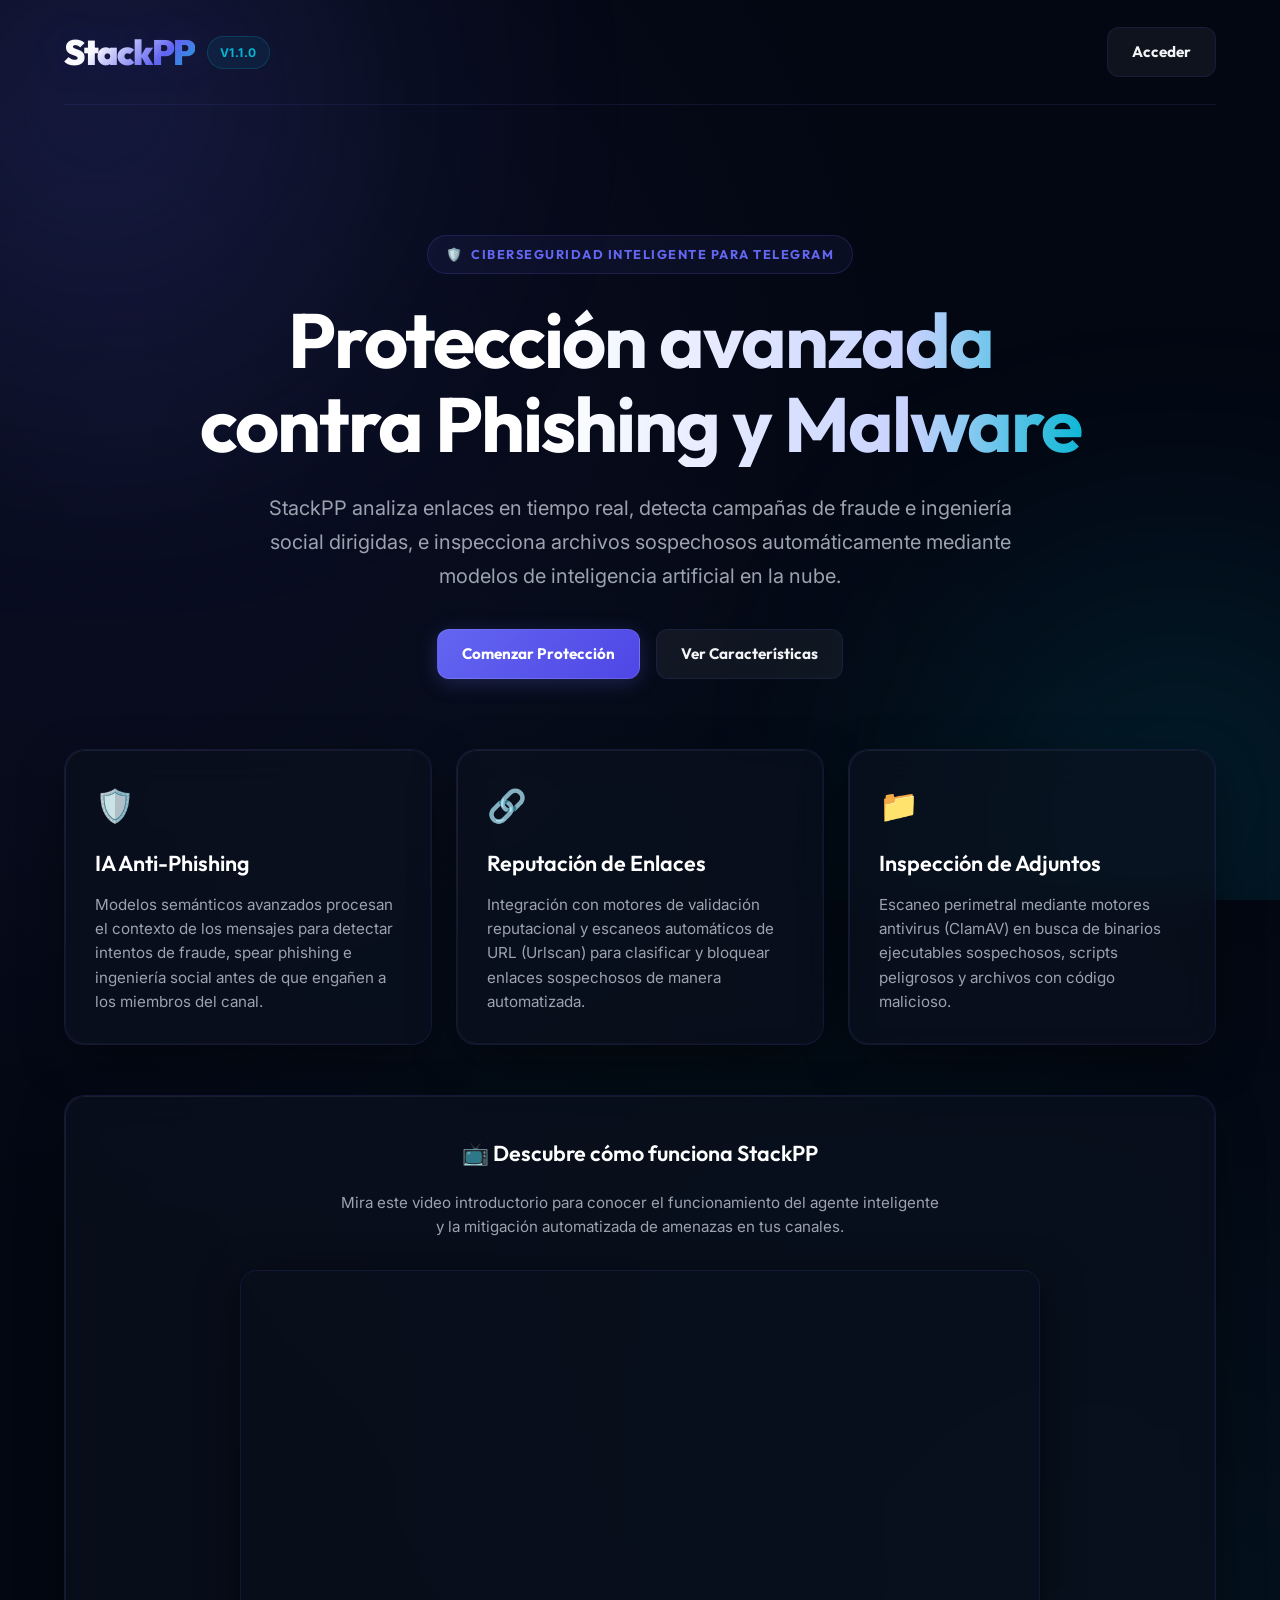
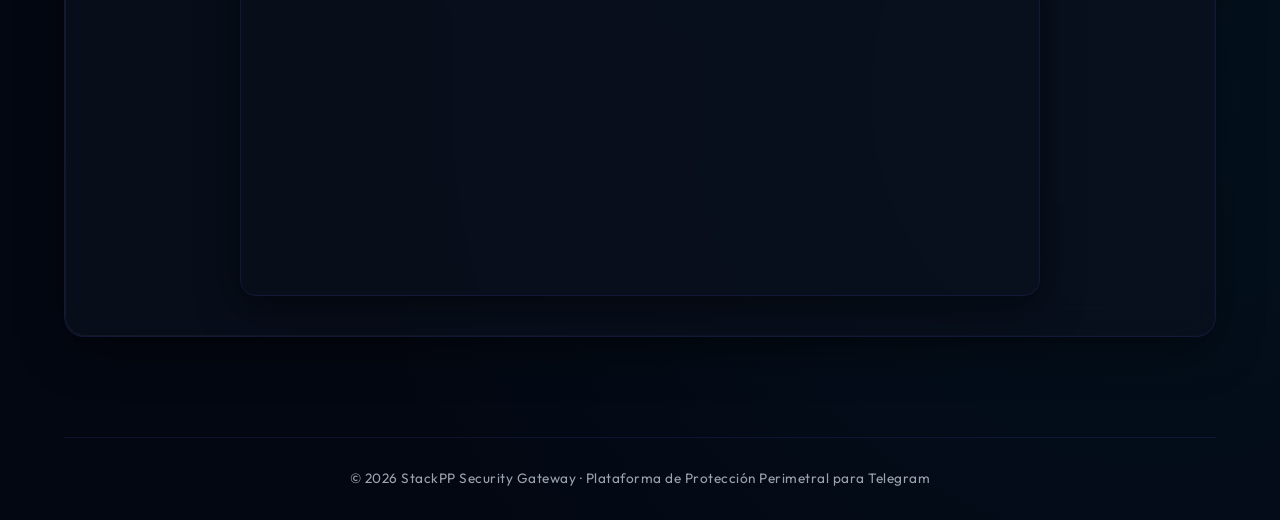
<file: web/stacpp/static/index.html>
<!DOCTYPE html>
<html lang="es">
<head>
    <meta charset="UTF-8">
    <meta name="viewport" content="width=device-width, initial-scale=1.0">
    <title>StackPP - Portal de Seguridad Inteligente</title>
    <link rel="stylesheet" href="css/styles.css">
    <script>
        // Si existe sesión válida, redirigir a donde corresponda
        if (localStorage.getItem('user_email')) {
            if (localStorage.getItem('user_role') === 'admin') {
                window.location.replace('admin.html');
            } else if (localStorage.getItem('tg_user')) {
                window.location.replace('dashboard.html');
            }
        }
    </script>
</head>
<body>

<div class="background-blur"></div>

<div class="container">

    <!-- HEADER -->
    <header class="header">
        <div class="logo">
            <span class="logo-title">StackPP</span>
            <span class="logo-badge">v1.1.0</span>
        </div>
        <a id="header-login-btn" href="login.html" class="btn btn-secondary">
            Acceder
        </a>
    </header>

    <!-- HERO -->
    <section class="hero">
        <div class="hero-tag">
            <span>🛡️</span> Ciberseguridad Inteligente para Telegram
        </div>
        <h1>
            Protección avanzada contra Phishing y Malware
        </h1>
        <p>
            StackPP analiza enlaces en tiempo real, detecta campañas de fraude e ingeniería social dirigidas, e inspecciona archivos sospechosos automáticamente mediante modelos de inteligencia artificial en la nube.
        </p>
        <div style="display: flex; gap: 16px; justify-content: center; flex-wrap: wrap;">
            <a id="hero-login-btn" href="login.html" class="btn btn-primary">
                Comenzar Protección
            </a>
            <a href="#features" class="btn btn-secondary">
                Ver Características
            </a>
        </div>
    </section>

    <!-- CARACTERÍSTICAS -->
    <section id="features" class="card-grid" style="grid-template-columns: repeat(auto-fit, minmax(320px, 1fr));">
        
        <div class="card">
            <div style="font-size: 2rem; margin-bottom: 15px;">🛡️</div>
            <h3>IA Anti-Phishing</h3>
            <p>
                Modelos semánticos avanzados procesan el contexto de los mensajes para detectar intentos de fraude, spear phishing e ingeniería social antes de que engañen a los miembros del canal.
            </p>
        </div>

        <div class="card">
            <div style="font-size: 2rem; margin-bottom: 15px;">🔗</div>
            <h3>Reputación de Enlaces</h3>
            <p>
                Integración con motores de validación reputacional y escaneos automáticos de URL (Urlscan) para clasificar y bloquear enlaces sospechosos de manera automatizada.
            </p>
        </div>

        <div class="card">
            <div style="font-size: 2rem; margin-bottom: 15px;">📁</div>
            <h3>Inspección de Adjuntos</h3>
            <p>
                Escaneo perimetral mediante motores antivirus (ClamAV) en busca de binarios ejecutables sospechosos, scripts peligrosos y archivos con código malicioso.
            </p>
        </div>

    </section>

    <!-- VIDEO DE INTRODUCCIÓN -->
    <section class="card" style="margin-top: 50px; padding: 40px 20px; text-align: center;">
        <h3 style="justify-content: center; margin-bottom: 20px;">
            📺 Descubre cómo funciona StackPP
        </h3>
        <p style="margin-bottom: 30px; max-width: 600px; margin-left: auto; margin-right: auto;">
            Mira este video introductorio para conocer el funcionamiento del agente inteligente y la mitigación automatizada de amenazas en tus canales.
        </p>
        
        <div style="position: relative; padding-bottom: 56.25%; height: 0; overflow: hidden; border-radius: 16px; max-width: 800px; margin: 0 auto; box-shadow: 0 10px 40px rgba(0,0,0,0.5); border: 1px solid var(--border);">
            <iframe 
                loading="lazy" 
                src="https://www.youtube.com/embed/rJOsjP33nF4" 
                title="Video StackPP" 
                allowfullscreen 
                style="position: absolute; top: 0; left: 0; width: 100%; height: 100%; border: none;">
            </iframe>
        </div>
    </section>

    <!-- FOOTER -->
    <footer class="footer">
        &copy; 2026 StackPP Security Gateway · Plataforma de Protección Perimetral para Telegram
    </footer>

</div>

</body>
</html>
</file>
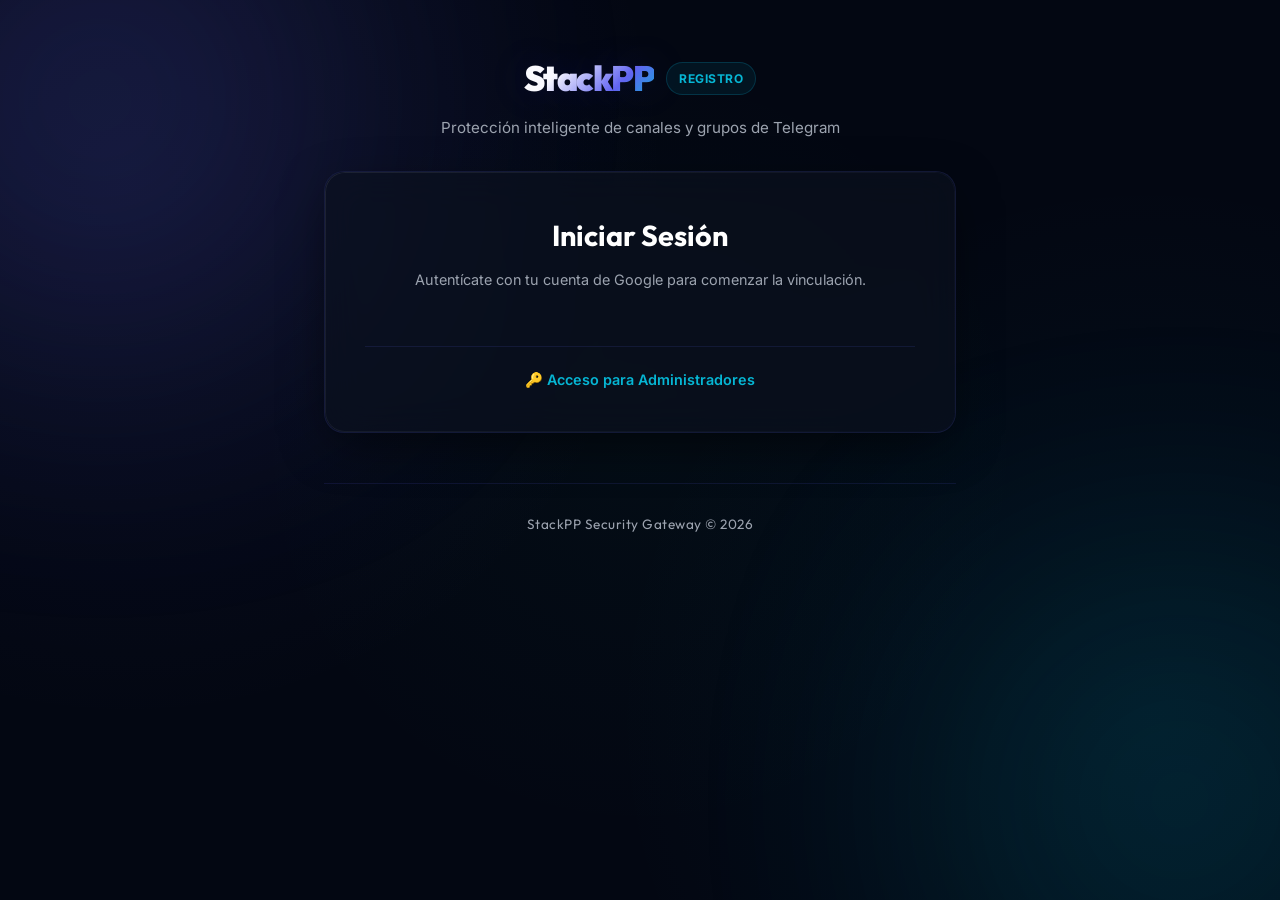
<file: web/stacpp/static/admin.html>
<!DOCTYPE html>
<html lang="es">
<head>
    <meta charset="UTF-8">
    <meta name="viewport" content="width=device-width, initial-scale=1.0">
    <title>StackPP - Portal de Administración</title>
    <link rel="stylesheet" href="css/styles.css">
    <script>
        // Si no es admin, redirigir al login inmediatamente
        if (localStorage.getItem('user_role') !== 'admin') {
            window.location.replace('login.html');
        }
    </script>
</head>
<body>

<div class="background-blur"></div>

<div class="container" style="max-width: 1400px; padding-top: 20px;">

    <!-- HEADER -->
    <header class="header">
        <div class="logo">
            <span class="logo-title">StackPP</span>
            <span class="logo-badge">Panel Admin</span>
        </div>
        <div style="display: flex; align-items: center; gap: 15px;">
            <span id="admin-email-display" style="color: var(--muted); font-size: 0.9rem;">admin@stacpp.com</span>
            <button id="btn-logout" class="btn btn-secondary" style="padding: 10px 18px;">
                Cerrar Sesión
            </button>
        </div>
    </header>

    <!-- HERO -->
    <section class="hero" style="padding-top: 50px; padding-bottom: 30px; text-align: left;">
        <div class="hero-tag">Centro de Operaciones de Seguridad (SOC)</div>
        <h1 style="font-size: 2.8rem; margin-top: 15px; margin-left: 0;">Panel de Control SOC</h1>
        <p style="margin: 15px 0 0 0; max-width: 700px;">
            Monitoreo en tiempo real de los escudos perimetrales de Telegram, auditoría de amenazas y gestión de usuarios.
        </p>
    </section>

    <!-- MÉTRICAS GLOBALES -->
    <section class="card-grid" style="grid-template-columns: repeat(auto-fit, minmax(280px, 1fr)); margin-bottom: 40px;">
        
        <div class="card">
            <h3>👥 Total Usuarios</h3>
            <br>
            <div id="stat-total-users" style="font-size: 3.5rem; font-weight: 800; color: var(--primary); text-shadow: 0 0 20px rgba(99, 102, 241, 0.25);">0</div>
            <p style="color: var(--muted); font-size: 0.88rem;">Cuentas de Telegram vinculadas</p>
        </div>

        <div class="card">
            <h3>🔗 Enlaces Auditados</h3>
            <br>
            <div id="stat-total-links" style="font-size: 3.5rem; font-weight: 800; color: var(--success); text-shadow: 0 0 20px rgba(16, 185, 129, 0.25);">0</div>
            <p style="color: var(--muted); font-size: 0.88rem;">URLs procesadas por IA</p>
        </div>

        <div class="card">
            <h3>🚨 Amenazas Detectadas</h3>
            <br>
            <div id="stat-total-threats" style="font-size: 3.5rem; font-weight: 800; color: var(--danger); text-shadow: 0 0 20px rgba(244, 63, 94, 0.25);">0</div>
            <p style="color: var(--muted); font-size: 0.88rem;">Malware y phishing mitigados</p>
        </div>

    </section>

    <div style="display: grid; grid-template-columns: 2fr 1fr; gap: 30px; margin-bottom: 40px;" class="admin-main-grid">
        
        <!-- SECCIÓN IZQUIERDA: TABLA USUARIOS -->
        <div class="card" style="overflow-x: auto;">
            <h3 style="margin-bottom: 20px;">🛡️ Usuarios y Escudos Activos</h3>
            <table id="users-table">
                <thead>
                    <tr>
                        <th>Nombre</th>
                        <th>Telegram ID</th>
                        <th>Teléfono</th>
                        <th>Email de Registro</th>
                        <th>Estado Escudo</th>
                    </tr>
                </thead>
                <tbody id="users-table-body">
                    <tr>
                        <td colspan="5" style="padding: 20px; text-align: center; color: var(--muted);">Cargando usuarios...</td>
                    </tr>
                </tbody>
            </table>
        </div>

        <!-- SECCIÓN DERECHA: REGISTRO ADMINISTRADORES -->
        <div class="card" style="height: fit-content;">
            <h3 style="margin-bottom: 15px;">🔑 Registrar Nuevo Admin</h3>
            <p style="color: var(--muted); font-size: 0.9rem; margin-bottom: 20px;">
                Crea una nueva credencial para habilitar el acceso al panel administrativo de otro operador.
            </p>
            
            <form id="add-admin-form" onsubmit="return false;" style="display: flex; flex-direction: column; gap: 15px;">
                <div>
                    <label>Correo Electrónico</label>
                    <input id="new-admin-email" class="input" type="email" placeholder="operador@stacpp.com" required autocomplete="username">
                </div>
                <div>
                    <label>Contraseña Acceso</label>
                    <input id="new-admin-password" class="input" type="password" placeholder="Contraseña del Admin" required autocomplete="new-password">
                </div>
                <button type="submit" id="btn-add-admin" class="btn btn-primary" style="width: 100%; margin-top: 10px; padding: 12px;">
                    Otorgar Privilegios
                </button>
            </form>
            
            <div id="admin-status-msg" style="display: none; margin-top: 15px; padding: 12px; border-radius: 10px; font-size: 0.9rem; text-align: center; font-weight: 500;"></div>
        </div>

    </div>

    <!-- SECCIÓN INFERIOR: LOGS DE AMENAZAS -->
    <div class="card" style="overflow-x: auto;">
        <h3 style="margin-bottom: 25px;">🚨 Registro Reciente de Amenazas</h3>
        <table id="threats-table">
            <thead>
                <tr>
                    <th style="width: 100px;">Tipo</th>
                    <th style="width: 130px;">Fecha</th>
                    <th style="width: 250px;">Detalle de Análisis</th>
                    <th>Mensaje Interceptado</th>
                </tr>
            </thead>
            <tbody id="threats-table-body">
                <tr>
                    <td colspan="4" style="padding: 20px; text-align: center; color: var(--muted);">Cargando historial de amenazas...</td>
                </tr>
            </tbody>
        </table>
    </div>

    <!-- FOOTER -->
    <footer class="footer">
        StackPP Security Gateway &copy; 2026 Panel Administrativo SOC · Ciberseguridad Activa
    </footer>

</div>

<script src="js/admin.js"></script>

<style>
    /* Estilos responsivos de cuadrícula del admin */
    @media (max-width: 992px) {
        .admin-main-grid {
            grid-template-columns: 1fr !important;
        }
    }
</style>

</body>
</html>
</file>
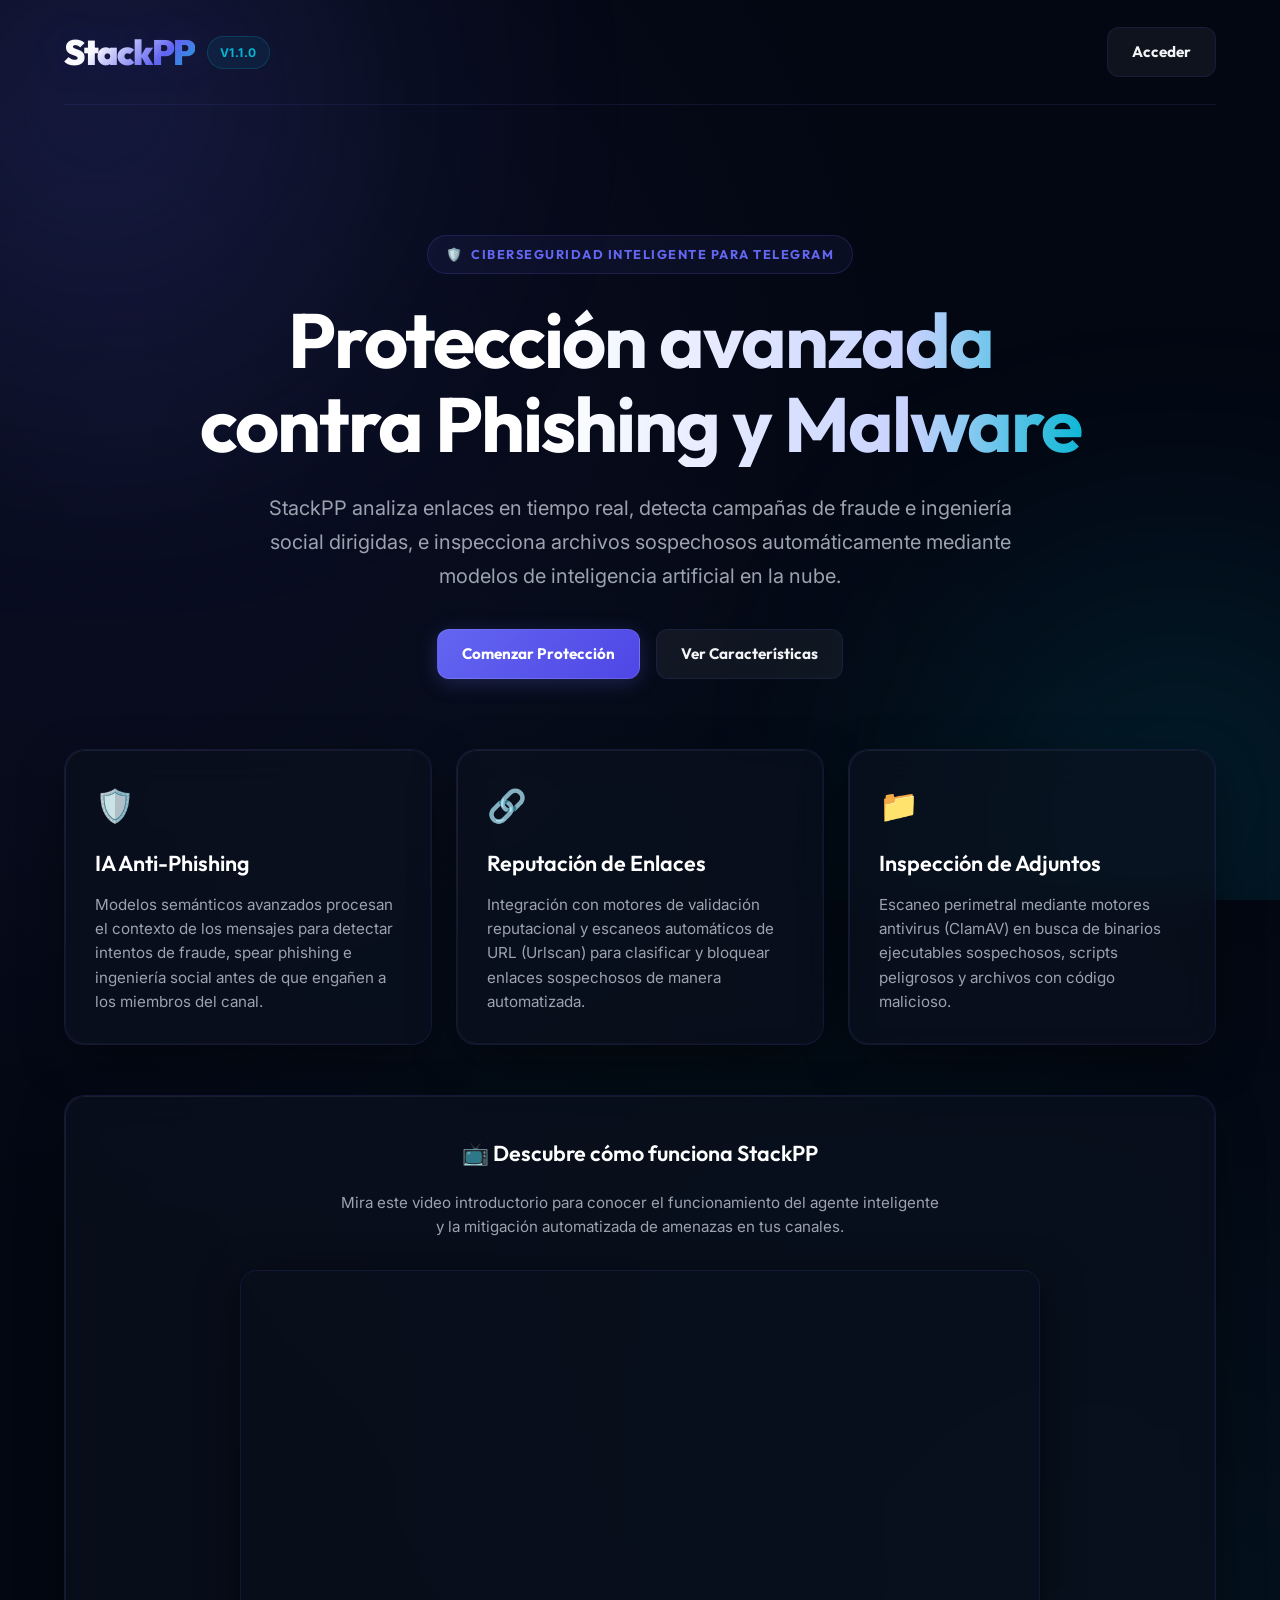
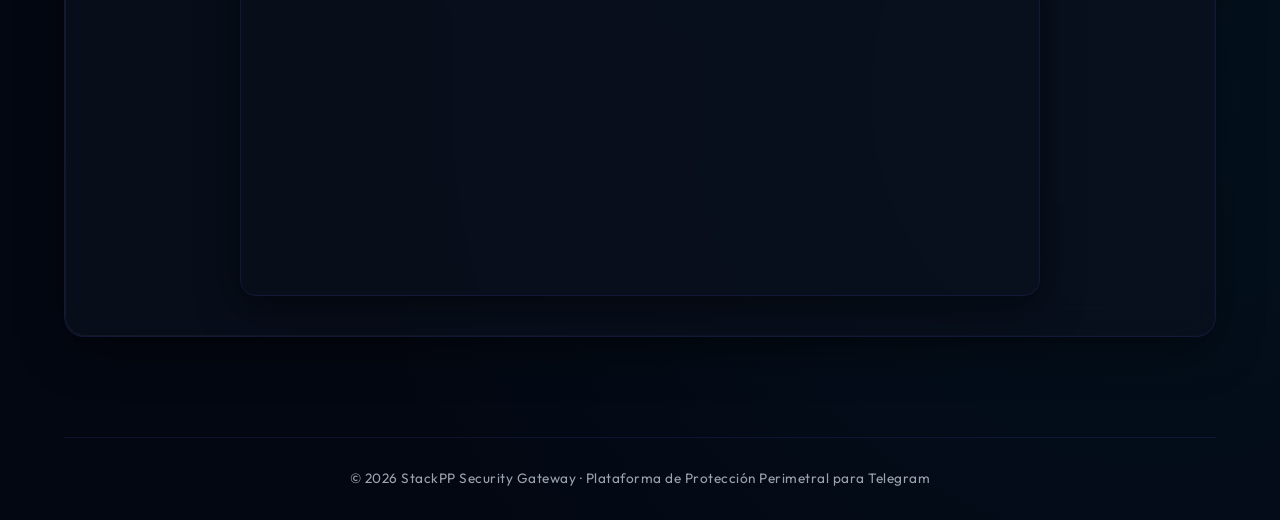
<file: web/stacpp/static/dashboard.html>
<!DOCTYPE html>
<html lang="es">
<head>
    <meta charset="UTF-8">
    <meta name="viewport" content="width=device-width, initial-scale=1.0">
    <title>StackPP - Dashboard</title>
    <link rel="stylesheet" href="css/styles.css">
</head>
<body>

<div class="background-blur"></div>

<div class="container" style="max-width: 1000px; padding-top: 20px;">

    <!-- HEADER -->
    <header class="header">
        <div class="logo">
            <span class="logo-title">StackPP</span>
            <span class="logo-badge">Dashboard</span>
        </div>
        <button id="btn-logout" class="btn btn-secondary" style="padding: 10px 18px;">
            Cerrar Sesión
        </button>
    </header>

    <!-- HERO / WELCOME -->
    <section class="hero" style="padding-top: 50px; padding-bottom: 30px; text-align: left;">
        <div class="hero-tag">Panel de Protección</div>
        <h1 id="welcome-title" style="font-size: 2.8rem; margin-top: 15px; margin-left: 0;">Bienvenido</h1>
        <p style="margin: 15px 0 0 0; max-width: 600px;">
            Tu cuenta y canales vinculados están siendo auditados en tiempo real contra links maliciosos y virus.
        </p>
    </section>

    <!-- ESTADO DEL ESCUDO -->
    <section class="card" style="margin-bottom: 30px; text-align: center; padding: 40px 20px;">
        
        <div class="shield-container">
            <div class="shield-glow"></div>
            <div class="shield-icon">🛡️</div>
        </div>

        <div style="display: inline-flex; align-items: center; gap: 8px; padding: 8px 16px; border-radius: 999px; background: rgba(16, 185, 129, 0.08); border: 1px solid rgba(16, 185, 129, 0.2); margin-bottom: 20px;">
            <span style="width: 8px; height: 8px; border-radius: 50%; background: #10b981; display: inline-block; box-shadow: 0 0 8px #10b981;"></span>
            <strong style="color: #10b981; font-size: 0.9rem; font-family: 'Outfit', sans-serif; letter-spacing: 0.5px; text-transform: uppercase;">
                Escudo Perimetral Activo
            </strong>
        </div>

        <p style="color: var(--muted); font-size: 0.9rem; margin-bottom: 8px;">Cuenta vinculada de Telegram:</p>
        <h3 id="tg-account" style="font-size: 1.8rem; font-weight: 700; color: var(--text-white);">Cargando...</h3>
        
        <div style="margin-top: 15px; font-size: 0.85rem; color: var(--muted);">
            Estado de conexión API: <span id="api-status" style="font-weight: 700; color: var(--warning);">Comprobando...</span>
        </div>

    </section>

    <!-- MÉTRICAS DE TRÁFICO -->
    <section class="card-grid" style="grid-template-columns: repeat(auto-fit, minmax(280px, 1fr)); margin-bottom: 30px;">
        
        <div class="card" style="padding: 25px;">
            <h3 style="font-size: 1.15rem;">🔗 Enlaces Analizados</h3>
            <br>
            <div id="stat-links" style="font-size: 3.5rem; font-weight: 800; color: var(--primary); text-shadow: 0 0 20px rgba(99, 102, 241, 0.25);">0</div>
            <p style="color: var(--muted); font-size: 0.88rem;">Mensajes verificados por la IA</p>
        </div>

        <div class="card" style="padding: 25px;">
            <h3 style="font-size: 1.15rem;">📁 Archivos Protegidos</h3>
            <br>
            <div id="stat-files" style="font-size: 3.5rem; font-weight: 800; color: var(--success); text-shadow: 0 0 20px rgba(16, 185, 129, 0.25);">0</div>
            <p style="color: var(--muted); font-size: 0.88rem;">Documentos auditados por ClamAV</p>
        </div>

    </section>

    <!-- DETALLES DE OPERACIÓN -->
    <section class="card" style="padding: 30px;">
        <h3 style="margin-bottom: 15px;">🔍 Resumen Operativo del Sistema</h3>
        <ul style="color: var(--muted); list-style: none; padding-left: 0; display: grid; gap: 12px; font-size: 0.95rem;">
            <li style="display: flex; align-items: center; gap: 10px;">
                <span style="color: var(--accent);">✓</span> Monitoreo en tiempo real de todos los mensajes recibidos.
            </li>
            <li style="display: flex; align-items: center; gap: 10px;">
                <span style="color: var(--accent);">✓</span> Detección semántica de phishing e ingeniería social.
            </li>
            <li style="display: flex; align-items: center; gap: 10px;">
                <span style="color: var(--accent);">✓</span> Escaneo antivirus de archivos adjuntos (límite 20 MB).
            </li>
            <li style="display: flex; align-items: center; gap: 10px;">
                <span style="color: var(--accent);">✓</span> Eliminación preventiva automática de mensajes peligrosos.
            </li>
        </ul>
    </section>

    <!-- FOOTER -->
    <footer class="footer">
        <div>Sesión iniciada: <span id="meta-user" style="color: var(--text-white); font-weight: 600;">-</span></div>
        <div style="margin-top: 10px;">StackPP Security Gateway · Protección Perimetral</div>
    </footer>

</div>

<script src="js/dashboard.js"></script>

</body>
</html>
</file>
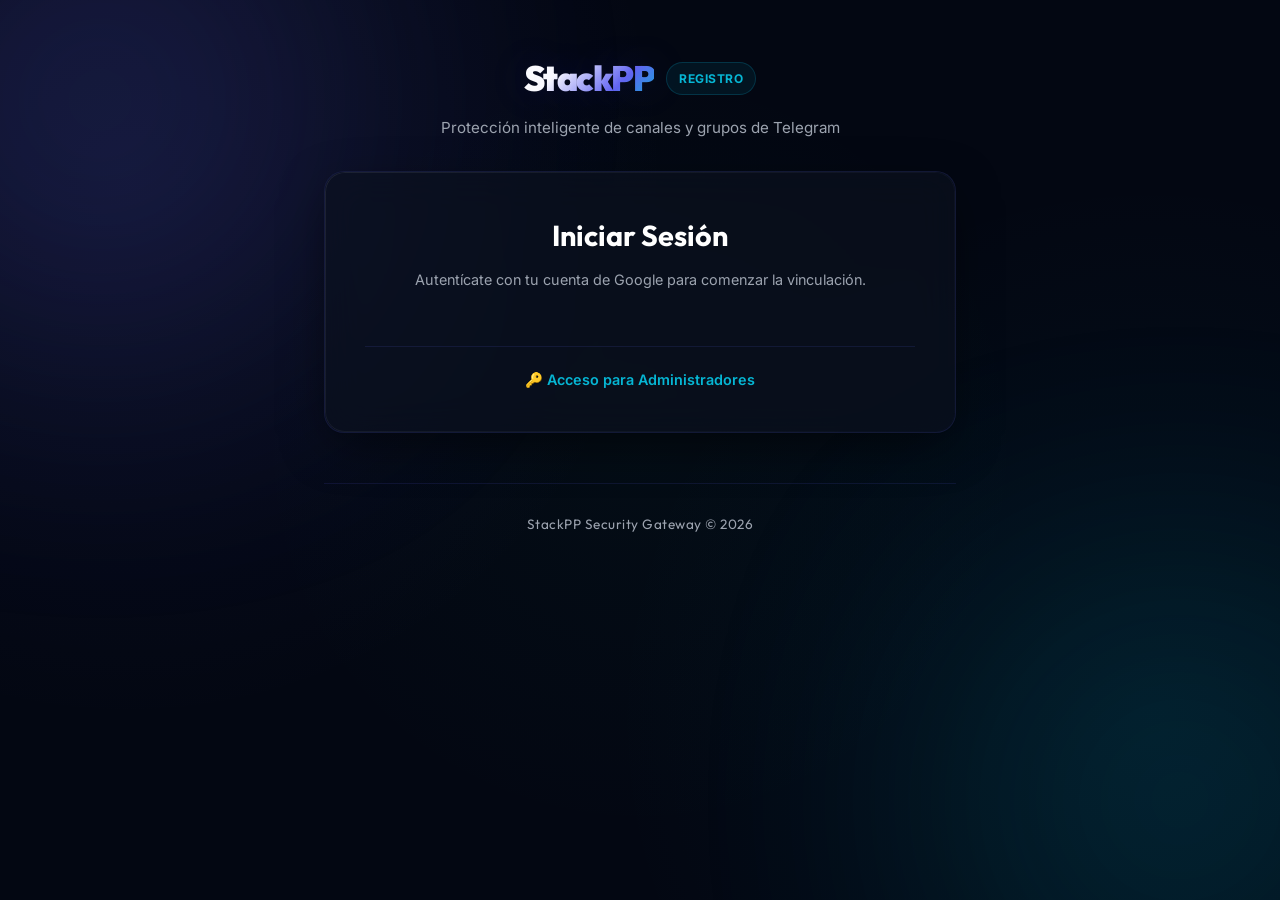
<file: web/stacpp/static/login.html>
<!DOCTYPE html>
<html lang="es">
<head>
    <meta charset="UTF-8">
    <meta name="viewport" content="width=device-width, initial-scale=1.0">
    <title>StackPP - Registro Seguro</title>
    <link rel="stylesheet" href="css/styles.css">
    
    <script src="https://accounts.google.com/gsi/client" async defer></script>
    <script>
        // Si existe sesión válida, redirigir a donde corresponda
        if (localStorage.getItem('user_email')) {
            if (localStorage.getItem('user_role') === 'admin') {
                window.location.replace('admin.html');
            } else if (localStorage.getItem('tg_user')) {
                window.location.replace('dashboard.html');
            }
        }
    </script>
</head>
<body>

<div class="background-blur"></div>

<div class="container" style="max-width: 680px; padding-top: 50px;">

    <!-- HEADER LOGO -->
    <div style="text-align: center; margin-bottom: 30px;">
        <div class="logo" style="justify-content: center; margin-bottom: 10px;">
            <span class="logo-title">StackPP</span>
            <span class="logo-badge">Registro</span>
        </div>
        <p style="color: var(--muted); font-size: 0.95rem;">
            Protección inteligente de canales y grupos de Telegram
        </p>
    </div>

    <!-- MAIN LOGIN CARD -->
    <div class="card" style="padding: 40px;">
        
        <!-- SECCIÓN 1: INICIO DE SESIÓN DE GOOGLE (USUARIOS) -->
        <div id="wrapper-google">
            <div style="text-align: center; margin-bottom: 30px;">
                <h2 style="font-size: 1.8rem; margin-bottom: 10px;">Iniciar Sesión</h2>
                <p style="color: var(--muted); font-size: 0.9rem;">
                    Autentícate con tu cuenta de Google para comenzar la vinculación.
                </p>
            </div>

            <div style="display: flex; justify-content: center; margin-bottom: 25px;">
                <div id="g_id_onload"
                    data-client_id="308198955702-e757g4j48gba5e3ctohijjvdblhd58q2.apps.googleusercontent.com"
                    data-context="signin"
                    data-ux_mode="popup"
                    data-callback="handleCredentialResponse"
                    data-auto_select="false">
                </div>

                <div class="g_id_signin"
                    data-type="standard"
                    data-shape="pill"
                    data-theme="filled_blue"
                    data-text="signin_with"
                    data-size="large">
                </div>
            </div>

            <div style="text-align: center; border-top: 1px solid var(--border); padding-top: 20px;">
                <a href="#" id="link-show-admin" style="color: var(--accent); text-decoration: none; font-size: 0.9rem; font-weight: 600; transition: color 0.2s;">
                    🔑 Acceso para Administradores
                </a>
            </div>
        </div>

        <!-- SECCIÓN 2: INICIO DE SESIÓN CON CONTRASEÑA (ADMINISTRADORES) -->
        <div id="wrapper-admin-login" style="display: none;">
            <div style="text-align: center; margin-bottom: 25px;">
                <h2 style="font-size: 1.8rem; margin-bottom: 10px;">Panel Administrativo</h2>
                <p style="color: var(--muted); font-size: 0.9rem;">
                    Ingresa tus credenciales de administrador para acceder al SOC.
                </p>
            </div>

            <form id="admin-login-form" onsubmit="return false;" style="display: flex; flex-direction: column; gap: 15px;">
                <div>
                    <label>Correo Electrónico</label>
                    <input id="admin-email" class="input" type="email" placeholder="admin@stacpp.com" required autocomplete="username">
                </div>
                <div>
                    <label>Contraseña</label>
                    <input id="admin-password" class="input" type="password" placeholder="••••••••" required autocomplete="current-password">
                </div>
                <button type="submit" id="btn-admin-login" class="btn btn-primary" style="width: 100%; margin-top: 10px; padding: 14px;">
                    Entrar al SOC
                </button>
            </form>

            <div style="text-align: center; border-top: 1px solid var(--border); padding-top: 20px; margin-top: 20px;">
                <a href="#" id="link-show-user" style="color: var(--primary); text-decoration: none; font-size: 0.9rem; font-weight: 600; transition: color 0.2s;">
                    👤 Volver a Acceso de Usuario
                </a>
            </div>
        </div>

        <!-- SECCIÓN 3: VINCULACIÓN DE TELEGRAM (USUARIO AUTENTICADO POR GOOGLE) -->
        <div id="wrapper-telegram" style="display: none;">
            <div style="text-align: center; margin-bottom: 25px;">
                <div style="color: var(--success); font-weight: 700; font-family: 'Outfit', sans-serif; font-size: 1.1rem; margin-bottom: 5px;">
                    ✓ Google Autenticado
                </div>
                <p id="google-welcome" style="color: var(--muted); font-size: 0.9rem;"></p>
            </div>

            <!-- PASO A: NÚMERO DE TELÉFONO -->
            <div id="step-phone">
                <label>Número de Telegram</label>
                <input id="phone" class="input" type="text" placeholder="+51987654321" style="margin-bottom: 15px;">
                <button id="btn-send-code" class="btn btn-primary" style="width: 100%; padding: 14px;">
                    Enviar Código de Acceso
                </button>
            </div>

            <!-- PASO B: CÓDIGO DE VERIFICACIÓN -->
            <div id="step-verify" style="display: none;">
                <div style="margin-bottom: 15px;">
                    <label>Código de Verificación</label>
                    <input id="code" class="input" type="text" placeholder="12345" style="margin-bottom: 10px;">
                </div>
                
                <div id="wrapper-pwd" style="display: none; margin-bottom: 15px;">
                    <label>Contraseña 2FA (Verificación en Dos Pasos)</label>
                    <input id="password" class="input" type="password" placeholder="Contraseña de Telegram">
                </div>

                <button id="btn-verify" class="btn btn-success" style="width: 100%; padding: 14px;">
                    Activar Escudo Protector
                </button>
            </div>
        </div>

        <!-- NOTIFICACIONES Y MENSAJES -->
        <div id="status-msg" style="display: none; margin-top: 20px; padding: 14px; border-radius: 12px; text-align: center; font-size: 0.95rem; font-weight: 500;"></div>

    </div>

    <!-- FOOTER -->
    <footer class="footer" style="margin-top: 50px;">
        StackPP Security Gateway &copy; 2026
    </footer>

</div>

<script src="js/login.js"></script>

</body>
</html>
</file>
<file: web/stacpp/static/css/styles.css>
/* ==========================================
   STACKPP CYBERSECURITY ULTRA-PREMIUM THEME
   ========================================== */

@import url('https://fonts.googleapis.com/css2?family=Fira+Code:wght@400;500;600&family=Outfit:wght@300;400;500;600;700;800;900&family=Inter:wght@300;400;500;600;700&display=swap');

:root {
    --bg: #030712;
    --bg-secondary: #0b0f19;
    --card: rgba(11, 17, 32, 0.65);
    --card-hover: rgba(17, 28, 54, 0.85);
    --border: rgba(99, 102, 241, 0.12);
    --border-hover: rgba(6, 182, 212, 0.3);
    --primary: #6366f1;
    --primary-hover: #4f46e5;
    --primary-glow: rgba(99, 102, 241, 0.25);
    --accent: #06b6d4;
    --accent-hover: #0891b2;
    --accent-glow: rgba(6, 182, 212, 0.25);
    --success: #10b981;
    --success-glow: rgba(16, 185, 129, 0.2);
    --danger: #f43f5e;
    --danger-glow: rgba(244, 63, 94, 0.2);
    --warning: #f59e0b;
    --text: #f3f4f6;
    --text-white: #ffffff;
    --muted: #9ca3af;
    --shadow: 0 15px 50px -10px rgba(0, 0, 0, 0.6);
    --glass: blur(18px);
}

/* ==========================================
   RESET & BASE
   ========================================== */

* {
    margin: 0;
    padding: 0;
    box-sizing: border-box;
}

html {
    scroll-behavior: smooth;
    font-size: 16px;
}

body {
    min-height: 100vh;
    background-color: var(--bg);
    background-image: 
        radial-gradient(circle at 10% 20%, rgba(99, 102, 241, 0.08) 0%, transparent 40%),
        radial-gradient(circle at 90% 80%, rgba(6, 182, 212, 0.06) 0%, transparent 40%),
        radial-gradient(circle at 50% 50%, rgba(16, 185, 129, 0.03) 0%, transparent 50%);
    color: var(--text);
    font-family: 'Inter', sans-serif;
    line-height: 1.6;
    overflow-x: hidden;
}

h1, h2, h3, h4, h5, h6 {
    font-family: 'Outfit', sans-serif;
    color: var(--text-white);
    font-weight: 700;
}

/* ==========================================
   NEON BLOB BACKGROUNDS
   ========================================== */

.background-blur {
    position: fixed;
    inset: 0;
    pointer-events: none;
    z-index: -1;
    overflow: hidden;
}

.background-blur::before,
.background-blur::after {
    content: "";
    position: absolute;
    border-radius: 50%;
    filter: blur(140px);
    opacity: 0.4;
    animation: float-around 25s infinite alternate ease-in-out;
}

.background-blur::before {
    width: 600px;
    height: 600px;
    background: radial-gradient(circle, var(--primary) 0%, transparent 70%);
    top: -200px;
    left: -200px;
}

.background-blur::after {
    width: 500px;
    height: 500px;
    background: radial-gradient(circle, var(--accent) 0%, transparent 70%);
    bottom: -150px;
    right: -150px;
    animation-delay: -10s;
}

@keyframes float-around {
    0% { transform: translate(0, 0) scale(1); }
    50% { transform: translate(100px, 80px) scale(1.15); }
    100% { transform: translate(-50px, 120px) scale(0.9); }
}

/* ==========================================
   LAYOUT CONTAINER
   ========================================== */

.container {
    width: 100%;
    max-width: 1200px;
    margin: 0 auto;
    padding: 0 24px;
}

/* ==========================================
   HEADER
   ========================================== */

.header {
    display: flex;
    justify-content: space-between;
    align-items: center;
    padding: 24px 0;
    border-bottom: 1px solid var(--border);
    margin-bottom: 30px;
}

/* ==========================================
   LOGO
   ========================================== */

.logo {
    display: flex;
    align-items: center;
    gap: 12px;
}

.logo-title {
    font-size: 2.2rem;
    font-weight: 900;
    font-family: 'Outfit', sans-serif;
    letter-spacing: -1.5px;
    background: linear-gradient(135deg, var(--text-white) 30%, var(--primary) 70%, var(--accent) 100%);
    -webkit-background-clip: text;
    -webkit-text-fill-color: transparent;
    text-shadow: 0 0 40px rgba(99, 102, 241, 0.2);
}

.logo-badge {
    padding: 6px 12px;
    border-radius: 999px;
    background: rgba(6, 182, 212, 0.08);
    border: 1px solid rgba(6, 182, 212, 0.2);
    color: var(--accent);
    font-size: 0.75rem;
    font-weight: 700;
    letter-spacing: 0.5px;
    text-transform: uppercase;
}

/* ==========================================
   BUTTONS
   ========================================== */

.btn {
    display: inline-flex;
    align-items: center;
    justify-content: center;
    gap: 8px;
    text-decoration: none;
    border: none;
    cursor: pointer;
    padding: 12px 24px;
    border-radius: 12px;
    font-weight: 700;
    font-family: 'Outfit', sans-serif;
    font-size: 0.95rem;
    transition: all 0.3s cubic-bezier(0.16, 1, 0.3, 1);
    position: relative;
    overflow: hidden;
}

.btn-primary {
    background: linear-gradient(135deg, var(--primary) 0%, #4f46e5 100%);
    color: var(--text-white);
    border: 1px solid rgba(255, 255, 255, 0.1);
    box-shadow: 0 4px 20px var(--primary-glow);
}

.btn-primary:hover {
    transform: translateY(-2px);
    box-shadow: 0 8px 30px rgba(99, 102, 241, 0.4);
    border-color: rgba(255, 255, 255, 0.2);
}

.btn-primary:active {
    transform: translateY(0);
}

.btn-accent {
    background: linear-gradient(135deg, var(--accent) 0%, var(--accent-hover) 100%);
    color: var(--bg);
    box-shadow: 0 4px 20px var(--accent-glow);
}

.btn-accent:hover {
    transform: translateY(-2px);
    box-shadow: 0 8px 30px rgba(6, 182, 212, 0.4);
}

.btn-success {
    background: linear-gradient(135deg, var(--success) 0%, #059669 100%);
    color: var(--text-white);
    box-shadow: 0 4px 20px var(--success-glow);
}

.btn-success:hover {
    transform: translateY(-2px);
    box-shadow: 0 8px 30px rgba(16, 185, 129, 0.4);
}

.btn-secondary {
    background: rgba(255, 255, 255, 0.05);
    color: var(--text);
    border: 1px solid var(--border);
}

.btn-secondary:hover {
    background: rgba(255, 255, 255, 0.08);
    border-color: var(--border-hover);
    color: var(--text-white);
}

/* ==========================================
   HERO SECTION
   ========================================== */

.hero {
    text-align: center;
    padding: 100px 0 70px;
    position: relative;
}

.hero-tag {
    display: inline-flex;
    align-items: center;
    gap: 8px;
    padding: 8px 18px;
    border-radius: 999px;
    background: rgba(99, 102, 241, 0.07);
    border: 1px solid rgba(99, 102, 241, 0.18);
    color: var(--primary);
    font-size: 0.8rem;
    font-weight: 700;
    font-family: 'Outfit', sans-serif;
    letter-spacing: 1.5px;
    text-transform: uppercase;
    margin-bottom: 24px;
}

.hero h1 {
    font-size: clamp(2.5rem, 6vw, 4.8rem);
    line-height: 1.1;
    letter-spacing: -2px;
    max-width: 900px;
    margin: 0 auto 24px;
    background: linear-gradient(to right, var(--text-white) 40%, #c7d2fe 80%, var(--accent) 100%);
    -webkit-background-clip: text;
    -webkit-text-fill-color: transparent;
}

.hero p {
    font-size: clamp(1rem, 2vw, 1.25rem);
    color: var(--muted);
    max-width: 760px;
    margin: 0 auto 36px;
    line-height: 1.7;
}

/* ==========================================
   CARDS & GRIDS
   ========================================== */

.card-grid {
    display: grid;
    gap: 24px;
    margin-bottom: 40px;
}

.card {
    background-color: var(--card);
    backdrop-filter: var(--glass);
    -webkit-backdrop-filter: var(--glass);
    border: 1px solid var(--border);
    border-radius: 20px;
    padding: 30px;
    box-shadow: var(--shadow);
    transition: all 0.3s cubic-bezier(0.16, 1, 0.3, 1);
    position: relative;
}

.card::before {
    content: "";
    position: absolute;
    inset: 0;
    border-radius: 20px;
    padding: 1px;
    background: linear-gradient(135deg, rgba(255, 255, 255, 0.08) 0%, rgba(99, 102, 241, 0.02) 100%);
    -webkit-mask: linear-gradient(#fff 0 0) content-box, linear-gradient(#fff 0 0);
    mask: linear-gradient(#fff 0 0) content-box, linear-gradient(#fff 0 0);
    -webkit-mask-composite: xor;
    mask-composite: exclude;
    pointer-events: none;
}

.card:hover {
    transform: translateY(-4px);
    background-color: var(--card-hover);
    border-color: var(--border-hover);
    box-shadow: 0 20px 40px -10px rgba(6, 182, 212, 0.1);
}

.card h3 {
    font-size: 1.35rem;
    font-weight: 600;
    margin-bottom: 12px;
    display: flex;
    align-items: center;
    gap: 10px;
}

.card p {
    color: var(--muted);
    font-size: 0.95rem;
    line-height: 1.6;
}

/* ==========================================
   INPUTS & LABELS
   ========================================== */

label {
    display: block;
    font-size: 0.88rem;
    color: var(--muted);
    font-weight: 600;
    margin-bottom: 8px;
    font-family: 'Outfit', sans-serif;
    letter-spacing: 0.5px;
}

.input {
    width: 100%;
    padding: 14px 18px;
    border-radius: 12px;
    border: 1px solid var(--border);
    background: rgba(11, 17, 32, 0.8);
    color: var(--text-white);
    font-size: 0.95rem;
    font-family: 'Inter', sans-serif;
    transition: all 0.3s ease;
}

.input:focus {
    outline: none;
    border-color: var(--accent);
    box-shadow: 0 0 0 4px rgba(6, 182, 212, 0.15);
    background: rgba(17, 28, 54, 0.9);
}

/* ==========================================
   TABLES
   ========================================== */

table {
    width: 100%;
    border-collapse: collapse;
}

th {
    font-family: 'Outfit', sans-serif;
    color: var(--text-white);
    font-weight: 600;
    padding: 14px 16px;
    border-bottom: 2px solid var(--border);
    text-transform: uppercase;
    font-size: 0.8rem;
    letter-spacing: 1px;
}

td {
    padding: 16px;
    border-bottom: 1px solid var(--border);
    font-size: 0.92rem;
    color: var(--text);
    vertical-align: middle;
}

/* ==========================================
   STATUS & ALERTS
   ========================================== */

.status-success {
    background: rgba(16, 185, 129, 0.06);
    border: 1px solid rgba(16, 185, 129, 0.2);
    color: #34d399;
}

.status-error {
    background: rgba(244, 63, 94, 0.06);
    border: 1px solid rgba(244, 63, 94, 0.2);
    color: #fb7185;
}

/* ==========================================
   SHIELD PULSE ANIMATION
   ========================================== */

.shield-container {
    width: 140px;
    height: 140px;
    margin: 0 auto 20px;
    position: relative;
    display: flex;
    align-items: center;
    justify-content: center;
}

.shield-glow {
    position: absolute;
    width: 100%;
    height: 100%;
    border-radius: 50%;
    background: radial-gradient(circle, rgba(16, 185, 129, 0.25) 0%, transparent 70%);
    animation: pulse-glow 2.5s infinite ease-in-out;
}

.shield-icon {
    font-size: 4.5rem;
    filter: drop-shadow(0 0 15px rgba(16, 185, 129, 0.6));
    z-index: 1;
}

@keyframes pulse-glow {
    0%, 100% { transform: scale(1); opacity: 0.5; }
    50% { transform: scale(1.25); opacity: 1; }
}

/* ==========================================
   FOOTER
   ========================================== */

.footer {
    margin-top: 100px;
    border-top: 1px solid var(--border);
    padding: 30px 0;
    text-align: center;
    color: var(--muted);
    font-size: 0.85rem;
    font-family: 'Outfit', sans-serif;
    letter-spacing: 0.5px;
}

/* ==========================================
   MOBILE & RESPONSIVE DESIGN
   ========================================== */

@media (max-width: 992px) {
    html {
        font-size: 15px;
    }
    
    .header {
        padding: 20px 0;
    }
}

@media (max-width: 768px) {
    .header {
        flex-direction: column;
        gap: 16px;
        text-align: center;
    }

    .header div {
        flex-direction: column;
        gap: 10px;
        width: 100%;
    }

    .header .btn {
        width: 100%;
    }

    .hero {
        padding: 60px 0 40px;
    }

    /* Colapsar tablas para móvil convirtiéndolas en tarjetas de datos */
    table, thead, tbody, th, td, tr {
        display: block;
    }

    thead tr {
        position: absolute;
        top: -9999px;
        left: -9999px;
    }

    tr {
        border: 1px solid var(--border);
        border-radius: 12px;
        margin-bottom: 15px;
        padding: 10px;
        background: rgba(255, 255, 255, 0.01);
    }

    td {
        border: none;
        border-bottom: 1px solid rgba(255, 255, 255, 0.03);
        position: relative;
        padding-left: 50% !important;
        text-align: right;
        min-height: 45px;
    }

    td:last-child {
        border-bottom: 0;
    }

    td::before {
        position: absolute;
        top: 16px;
        left: 16px;
        width: 45%;
        padding-right: 10px;
        white-space: nowrap;
        text-align: left;
        font-weight: 700;
        font-family: 'Outfit', sans-serif;
        color: var(--accent);
    }

    /* Asignar encabezados a td en móvil mediante data-attributes */
    #users-table td:nth-of-type(1)::before { content: "Nombre"; }
    #users-table td:nth-of-type(2)::before { content: "Telegram ID"; }
    #users-table td:nth-of-type(3)::before { content: "Teléfono"; }
    #users-table td:nth-of-type(4)::before { content: "Email"; }
    #users-table td:nth-of-type(5)::before { content: "Estado Escudo"; }

    #threats-table td:nth-of-type(1)::before { content: "Tipo"; }
    #threats-table td:nth-of-type(2)::before { content: "Fecha"; }
    #threats-table td:nth-of-type(3)::before { content: "Detalle"; }
    #threats-table td:nth-of-type(4)::before { content: "Mensaje"; }
}
</file>
